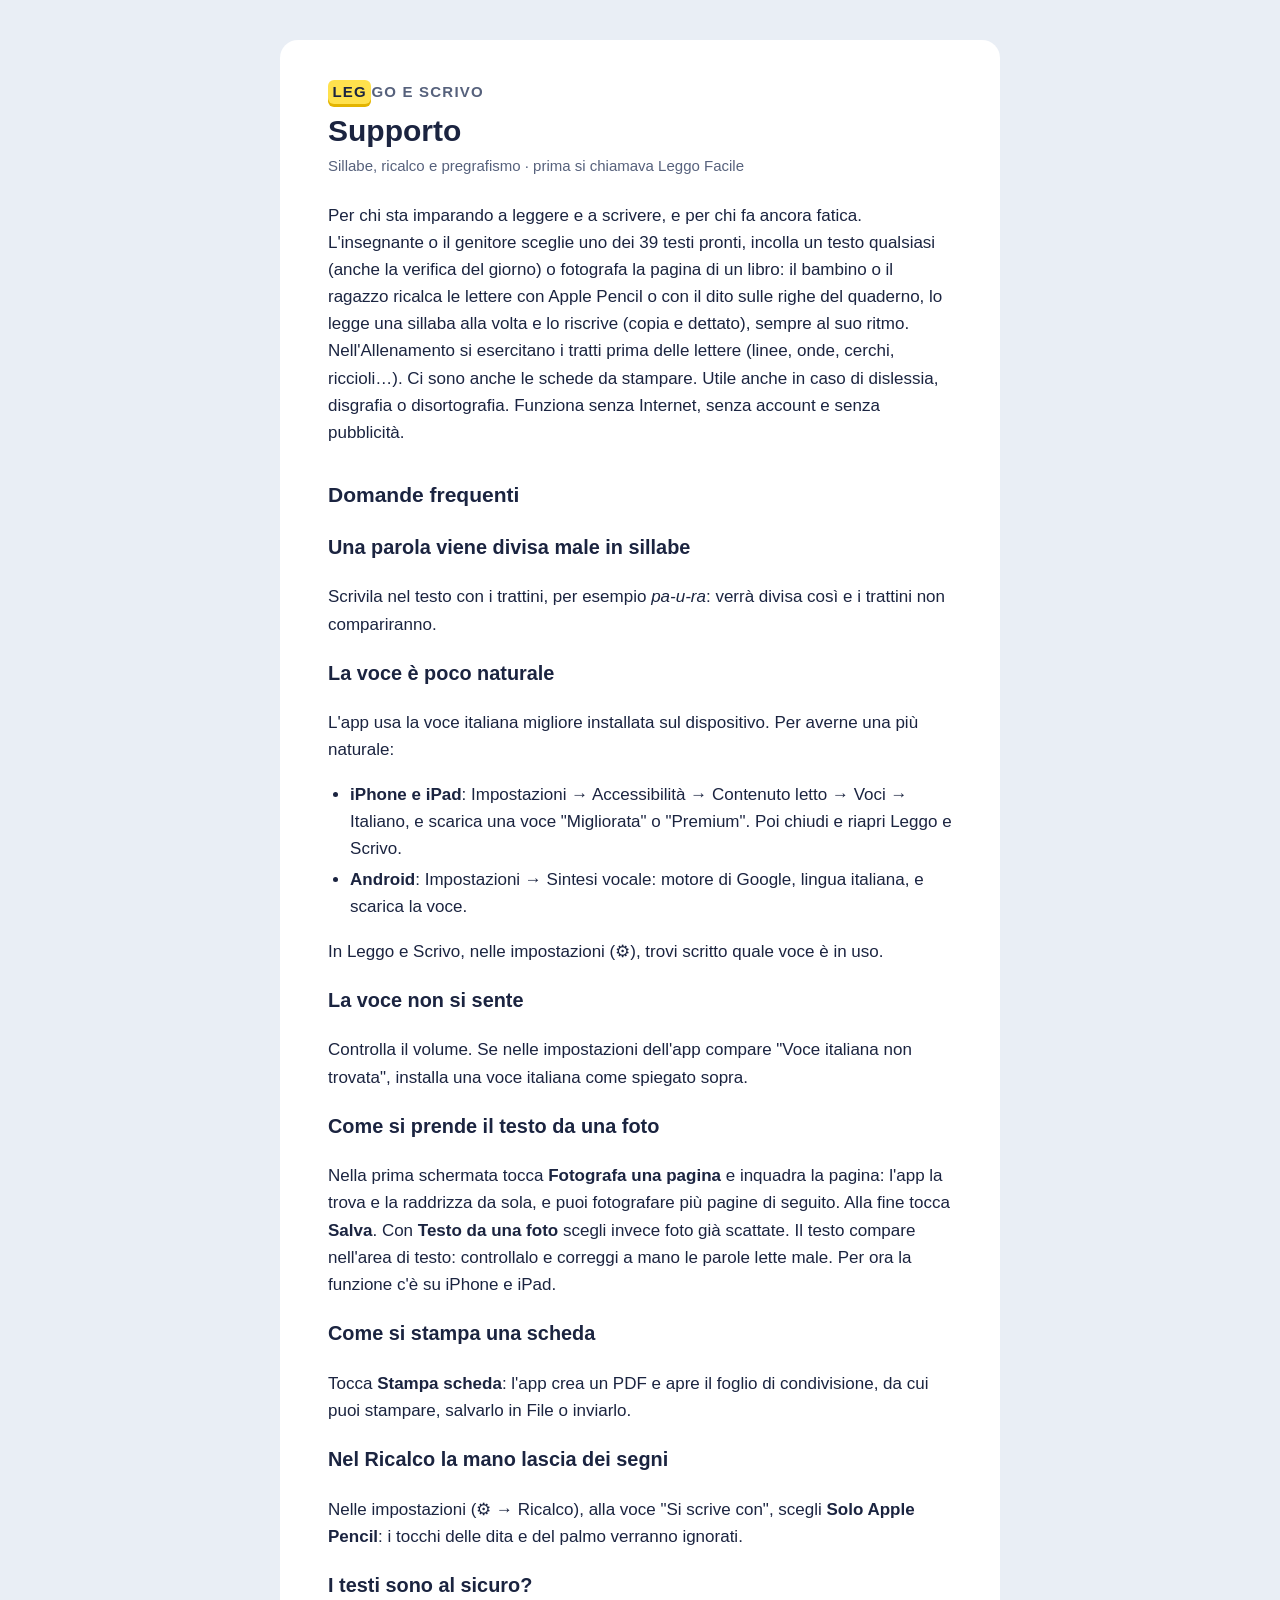
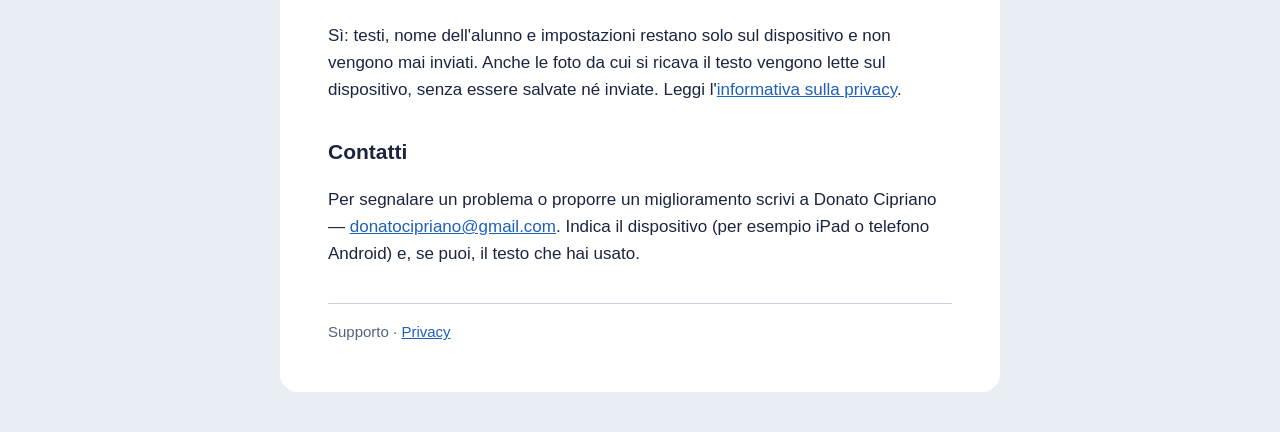
<file: index.html>
<!doctype html>
<html lang="it">
<head>
<meta charset="utf-8">
<meta name="viewport" content="width=device-width, initial-scale=1">
<meta name="color-scheme" content="light dark">
<title>Leggo e Scrivo — Supporto</title>
<meta name="description" content="Leggo e Scrivo: incolli un testo e l'alunno lo legge sillaba per sillaba. Aiuto e contatti.">
<link rel="stylesheet" href="style.css">
</head>
<body>
<main>
  <p class="brand"><b>LEG</b>GO E SCRIVO</p>
  <h1>Supporto</h1>
  <p class="updated">Sillabe, ricalco e pregrafismo · prima si chiamava Leggo Facile</p>

  <p>Per chi sta imparando a leggere e a scrivere, e per chi fa ancora fatica. L'insegnante o il genitore sceglie uno dei 39 testi pronti,
  incolla un testo qualsiasi (anche la verifica del giorno) o fotografa la pagina di un libro: il bambino o il ragazzo ricalca le lettere con Apple Pencil o con il dito sulle righe del quaderno,
  lo legge una sillaba alla volta e lo riscrive (copia e dettato), sempre al suo ritmo. Nell'Allenamento si esercitano i tratti prima delle lettere (linee, onde, cerchi, riccioli…). Ci sono anche le schede da stampare.
  Utile anche in caso di dislessia, disgrafia o disortografia. Funziona senza Internet, senza account e senza pubblicità.</p>

  <h2>Domande frequenti</h2>

  <h3>Una parola viene divisa male in sillabe</h3>
  <p>Scrivila nel testo con i trattini, per esempio <em>pa-u-ra</em>: verrà divisa così e i trattini non compariranno.</p>

  <h3>La voce è poco naturale</h3>
  <p>L'app usa la voce italiana migliore installata sul dispositivo. Per averne una più naturale:</p>
  <ul>
    <li><strong>iPhone e iPad</strong>: Impostazioni → Accessibilità → Contenuto letto → Voci → Italiano,
    e scarica una voce "Migliorata" o "Premium". Poi chiudi e riapri Leggo e Scrivo.</li>
    <li><strong>Android</strong>: Impostazioni → Sintesi vocale: motore di Google, lingua italiana, e scarica la voce.</li>
  </ul>
  <p>In Leggo e Scrivo, nelle impostazioni (⚙), trovi scritto quale voce è in uso.</p>

  <h3>La voce non si sente</h3>
  <p>Controlla il volume. Se nelle impostazioni dell'app compare "Voce italiana non trovata", installa una voce italiana come spiegato sopra.</p>

  <h3>Come si prende il testo da una foto</h3>
  <p>Nella prima schermata tocca <strong>Fotografa una pagina</strong> e inquadra la pagina: l'app la trova e la raddrizza da sola,
  e puoi fotografare più pagine di seguito. Alla fine tocca <strong>Salva</strong>. Con <strong>Testo da una foto</strong> scegli
  invece foto già scattate. Il testo compare nell'area di testo: controllalo e correggi a mano le parole lette male.
  Per ora la funzione c'è su iPhone e iPad.</p>

  <h3>Come si stampa una scheda</h3>
  <p>Tocca <strong>Stampa scheda</strong>: l'app crea un PDF e apre il foglio di condivisione, da cui puoi stampare,
  salvarlo in File o inviarlo.</p>

  <h3>Nel Ricalco la mano lascia dei segni</h3>
  <p>Nelle impostazioni (⚙ → Ricalco), alla voce "Si scrive con", scegli <strong>Solo Apple Pencil</strong>:
  i tocchi delle dita e del palmo verranno ignorati.</p>

  <h3>I testi sono al sicuro?</h3>
  <p>Sì: testi, nome dell'alunno e impostazioni restano solo sul dispositivo e non vengono mai inviati.
  Anche le foto da cui si ricava il testo vengono lette sul dispositivo, senza essere salvate né inviate.
  Leggi l'<a href="privacy.html">informativa sulla privacy</a>.</p>

  <h2>Contatti</h2>
  <p>Per segnalare un problema o proporre un miglioramento scrivi a Donato Cipriano —
  <a href="mailto:donatocipriano@gmail.com">donatocipriano@gmail.com</a>.
  Indica il dispositivo (per esempio iPad o telefono Android) e, se puoi, il testo che hai usato.</p>

  <nav>Supporto · <a href="privacy.html">Privacy</a></nav>
</main>
</body>
</html>
</file>
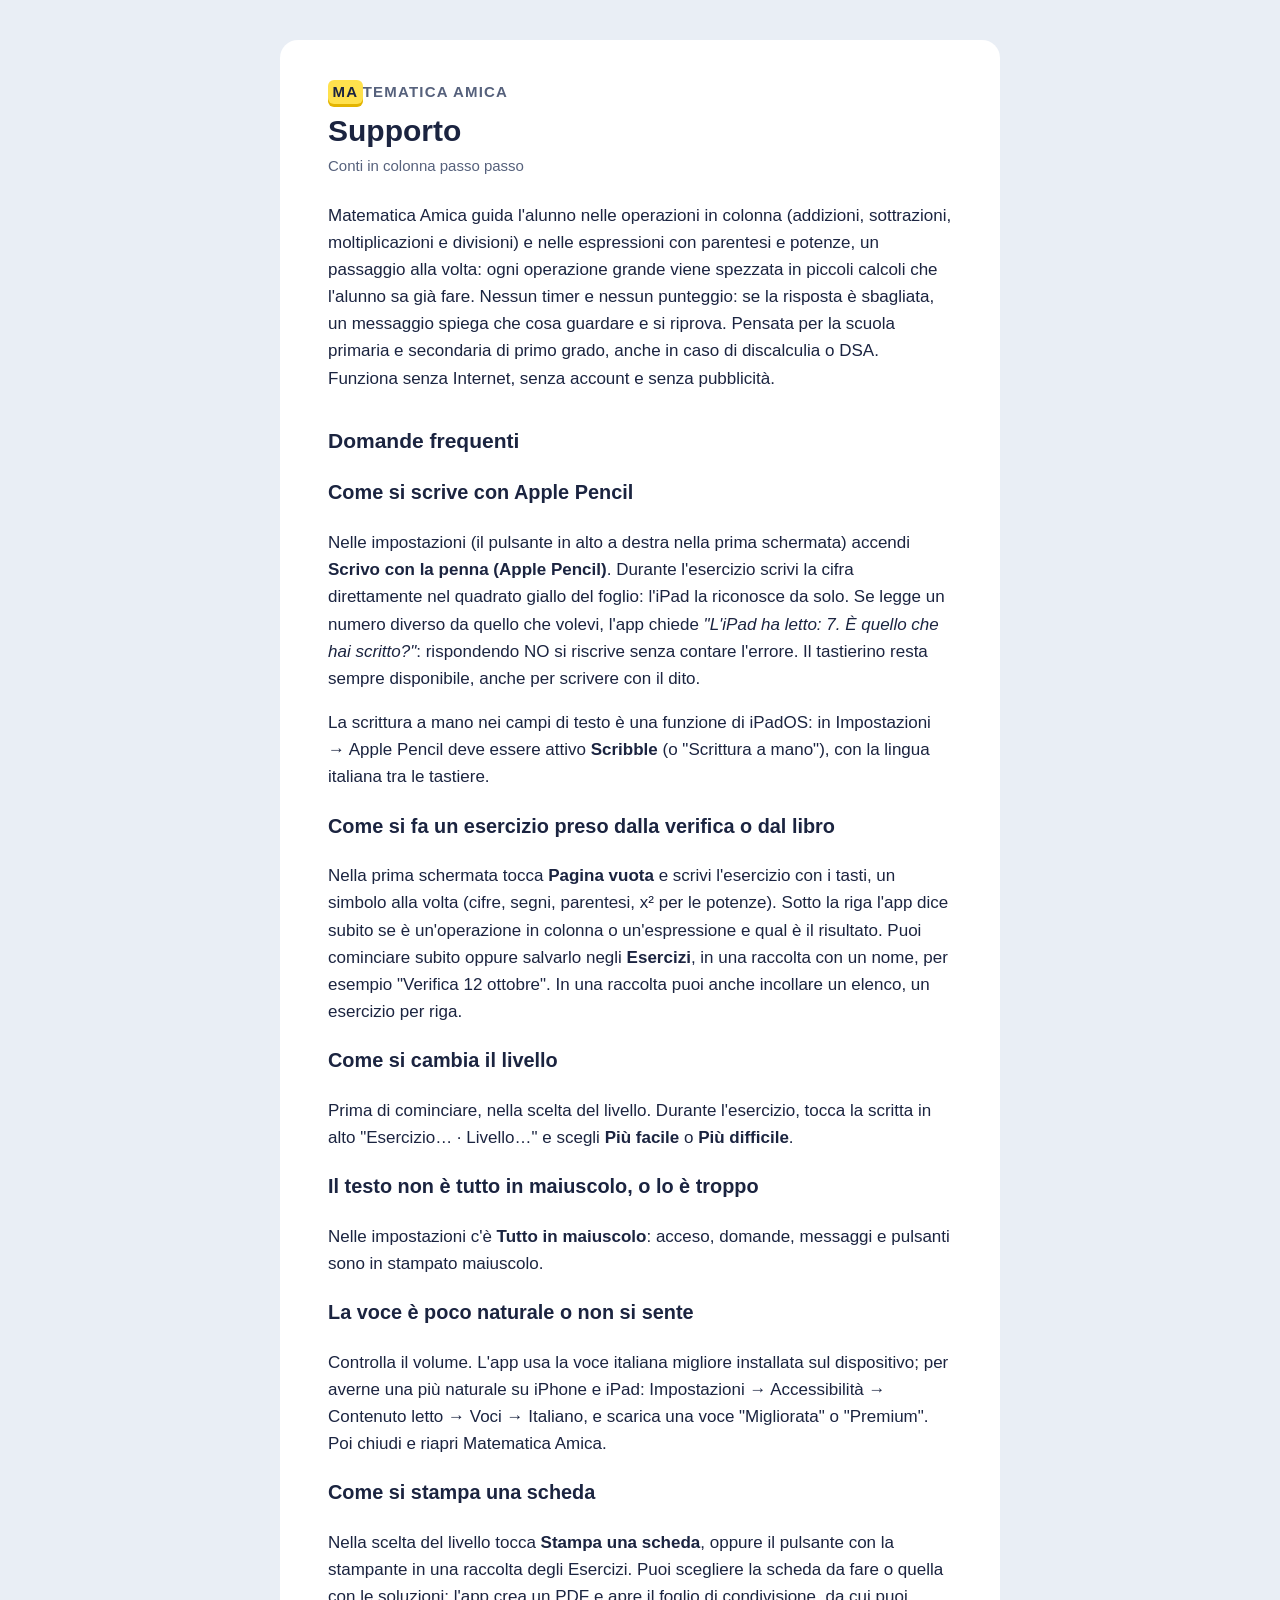
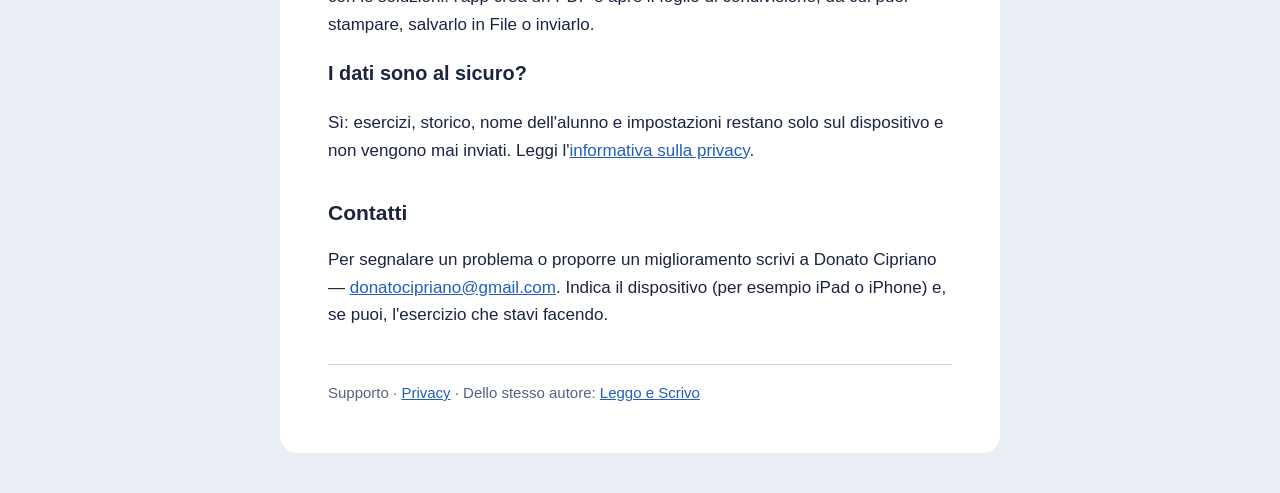
<file: matematica-amica/index.html>
<!doctype html>
<html lang="it">
<head>
<meta charset="utf-8">
<meta name="viewport" content="width=device-width, initial-scale=1">
<meta name="color-scheme" content="light dark">
<title>Matematica Amica — Supporto</title>
<meta name="description" content="Matematica Amica: operazioni in colonna ed espressioni, un passaggio alla volta. Aiuto e contatti.">
<link rel="stylesheet" href="../style.css">
</head>
<body>
<main>
  <p class="brand"><b>MA</b>TEMATICA AMICA</p>
  <h1>Supporto</h1>
  <p class="updated">Conti in colonna passo passo</p>

  <p>Matematica Amica guida l'alunno nelle operazioni in colonna (addizioni, sottrazioni, moltiplicazioni e divisioni)
  e nelle espressioni con parentesi e potenze, un passaggio alla volta: ogni operazione grande viene spezzata in piccoli calcoli
  che l'alunno sa già fare. Nessun timer e nessun punteggio: se la risposta è sbagliata, un messaggio spiega che cosa guardare
  e si riprova. Pensata per la scuola primaria e secondaria di primo grado, anche in caso di discalculia o DSA.
  Funziona senza Internet, senza account e senza pubblicità.</p>

  <h2>Domande frequenti</h2>

  <h3>Come si scrive con Apple Pencil</h3>
  <p>Nelle impostazioni (il pulsante in alto a destra nella prima schermata) accendi <strong>Scrivo con la penna (Apple Pencil)</strong>.
  Durante l'esercizio scrivi la cifra direttamente nel quadrato giallo del foglio: l'iPad la riconosce da solo.
  Se legge un numero diverso da quello che volevi, l'app chiede <em>"L'iPad ha letto: 7. È quello che hai scritto?"</em>:
  rispondendo NO si riscrive senza contare l'errore. Il tastierino resta sempre disponibile, anche per scrivere con il dito.</p>
  <p>La scrittura a mano nei campi di testo è una funzione di iPadOS: in Impostazioni → Apple Pencil deve essere attivo <strong>Scribble</strong>
  (o "Scrittura a mano"), con la lingua italiana tra le tastiere.</p>

  <h3>Come si fa un esercizio preso dalla verifica o dal libro</h3>
  <p>Nella prima schermata tocca <strong>Pagina vuota</strong> e scrivi l'esercizio con i tasti, un simbolo alla volta
  (cifre, segni, parentesi, x² per le potenze). Sotto la riga l'app dice subito se è un'operazione in colonna o un'espressione
  e qual è il risultato. Puoi cominciare subito oppure salvarlo negli <strong>Esercizi</strong>, in una raccolta con un nome,
  per esempio "Verifica 12 ottobre". In una raccolta puoi anche incollare un elenco, un esercizio per riga.</p>

  <h3>Come si cambia il livello</h3>
  <p>Prima di cominciare, nella scelta del livello. Durante l'esercizio, tocca la scritta in alto "Esercizio… · Livello…"
  e scegli <strong>Più facile</strong> o <strong>Più difficile</strong>.</p>

  <h3>Il testo non è tutto in maiuscolo, o lo è troppo</h3>
  <p>Nelle impostazioni c'è <strong>Tutto in maiuscolo</strong>: acceso, domande, messaggi e pulsanti sono in stampato maiuscolo.</p>

  <h3>La voce è poco naturale o non si sente</h3>
  <p>Controlla il volume. L'app usa la voce italiana migliore installata sul dispositivo; per averne una più naturale su iPhone e iPad:
  Impostazioni → Accessibilità → Contenuto letto → Voci → Italiano, e scarica una voce "Migliorata" o "Premium".
  Poi chiudi e riapri Matematica Amica.</p>

  <h3>Come si stampa una scheda</h3>
  <p>Nella scelta del livello tocca <strong>Stampa una scheda</strong>, oppure il pulsante con la stampante in una raccolta degli Esercizi.
  Puoi scegliere la scheda da fare o quella con le soluzioni: l'app crea un PDF e apre il foglio di condivisione,
  da cui puoi stampare, salvarlo in File o inviarlo.</p>

  <h3>I dati sono al sicuro?</h3>
  <p>Sì: esercizi, storico, nome dell'alunno e impostazioni restano solo sul dispositivo e non vengono mai inviati.
  Leggi l'<a href="privacy.html">informativa sulla privacy</a>.</p>

  <h2>Contatti</h2>
  <p>Per segnalare un problema o proporre un miglioramento scrivi a Donato Cipriano —
  <a href="mailto:donatocipriano@gmail.com">donatocipriano@gmail.com</a>.
  Indica il dispositivo (per esempio iPad o iPhone) e, se puoi, l'esercizio che stavi facendo.</p>

  <nav>Supporto · <a href="privacy.html">Privacy</a> · Dello stesso autore: <a href="../">Leggo e Scrivo</a></nav>
</main>
</body>
</html>
</file>
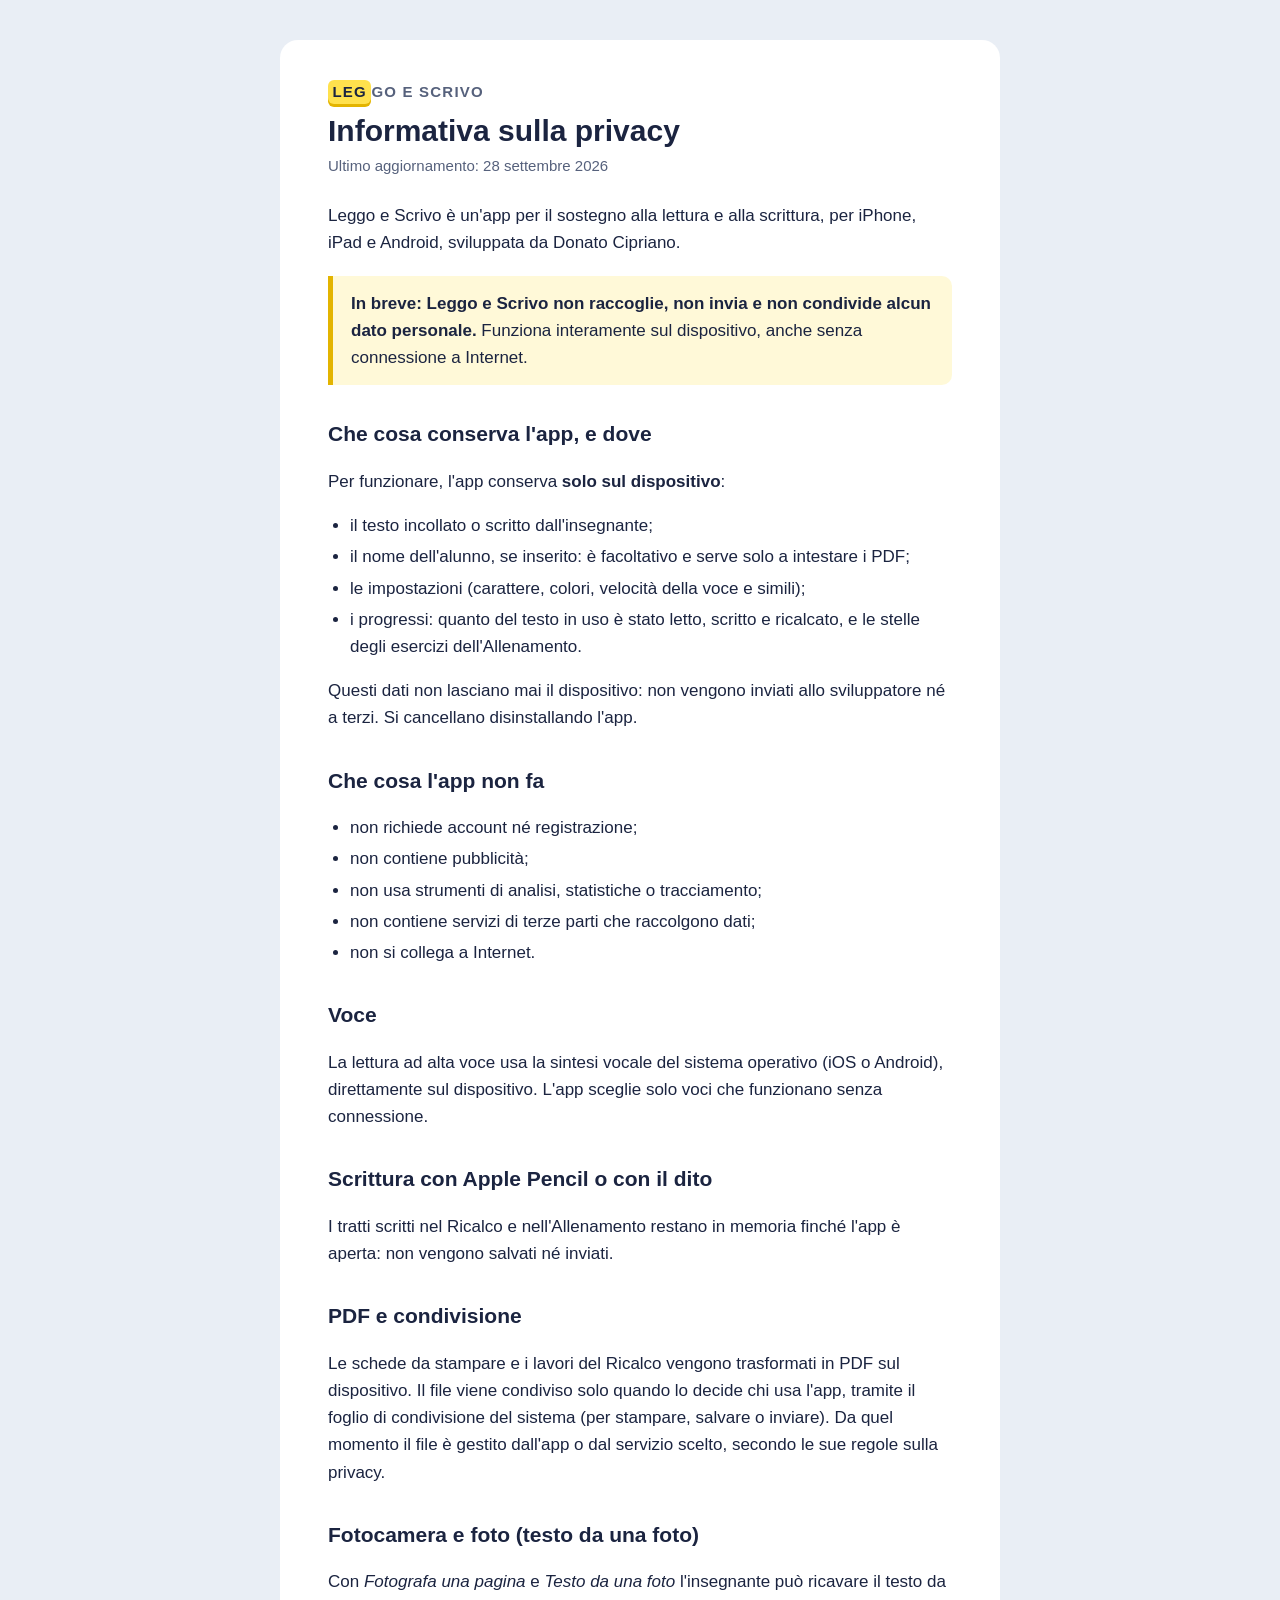
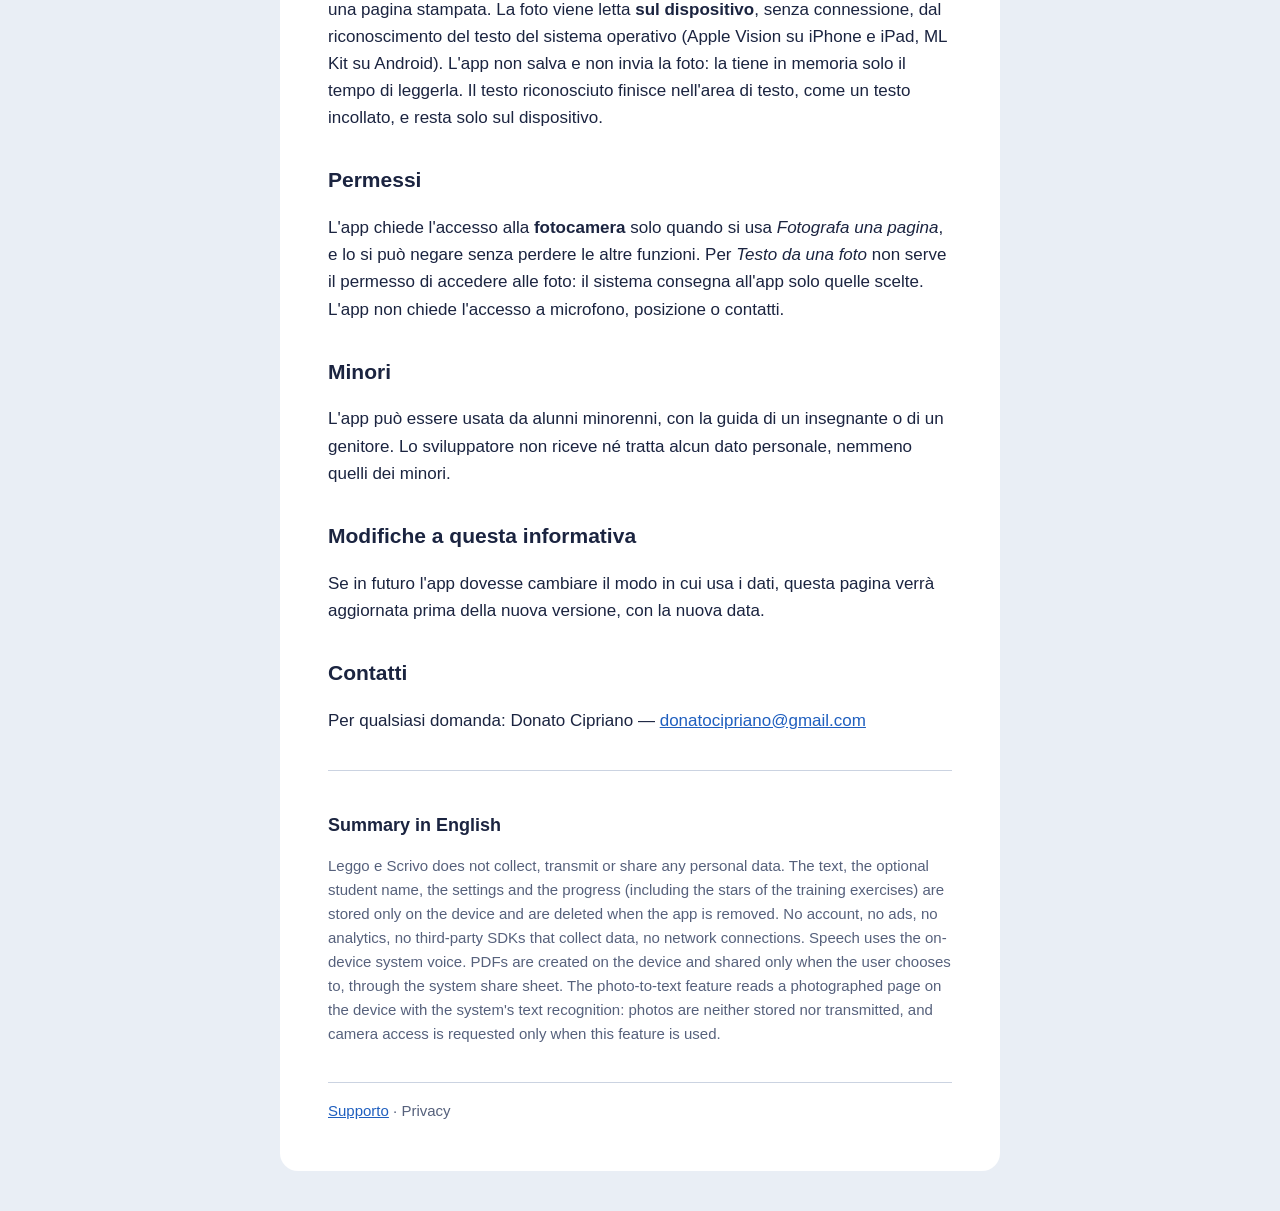
<file: privacy.html>
<!doctype html>
<html lang="it">
<head>
<meta charset="utf-8">
<meta name="viewport" content="width=device-width, initial-scale=1">
<meta name="color-scheme" content="light dark">
<title>Leggo e Scrivo — Privacy</title>
<meta name="description" content="Informativa sulla privacy dell'app Leggo e Scrivo: nessun dato raccolto, tutto resta sul dispositivo.">
<link rel="stylesheet" href="style.css">
</head>
<body>
<main>
  <p class="brand"><b>LEG</b>GO E SCRIVO</p>
  <h1>Informativa sulla privacy</h1>
  <p class="updated">Ultimo aggiornamento: 28 settembre 2026</p>

  <p>Leggo e Scrivo è un'app per il sostegno alla lettura e alla scrittura, per iPhone, iPad e Android, sviluppata da Donato Cipriano.</p>

  <p class="summary"><strong>In breve: Leggo e Scrivo non raccoglie, non invia e non condivide alcun dato personale.</strong>
  Funziona interamente sul dispositivo, anche senza connessione a Internet.</p>

  <h2>Che cosa conserva l'app, e dove</h2>
  <p>Per funzionare, l'app conserva <strong>solo sul dispositivo</strong>:</p>
  <ul>
    <li>il testo incollato o scritto dall'insegnante;</li>
    <li>il nome dell'alunno, se inserito: è facoltativo e serve solo a intestare i PDF;</li>
    <li>le impostazioni (carattere, colori, velocità della voce e simili);</li>
    <li>i progressi: quanto del testo in uso è stato letto, scritto e ricalcato, e le stelle degli esercizi dell'Allenamento.</li>
  </ul>
  <p>Questi dati non lasciano mai il dispositivo: non vengono inviati allo sviluppatore né a terzi.
  Si cancellano disinstallando l'app.</p>

  <h2>Che cosa l'app non fa</h2>
  <ul>
    <li>non richiede account né registrazione;</li>
    <li>non contiene pubblicità;</li>
    <li>non usa strumenti di analisi, statistiche o tracciamento;</li>
    <li>non contiene servizi di terze parti che raccolgono dati;</li>
    <li>non si collega a Internet.</li>
  </ul>

  <h2>Voce</h2>
  <p>La lettura ad alta voce usa la sintesi vocale del sistema operativo (iOS o Android), direttamente sul dispositivo.
  L'app sceglie solo voci che funzionano senza connessione.</p>

  <h2>Scrittura con Apple Pencil o con il dito</h2>
  <p>I tratti scritti nel Ricalco e nell'Allenamento restano in memoria finché l'app è aperta: non vengono salvati né inviati.</p>

  <h2>PDF e condivisione</h2>
  <p>Le schede da stampare e i lavori del Ricalco vengono trasformati in PDF sul dispositivo.
  Il file viene condiviso solo quando lo decide chi usa l'app, tramite il foglio di condivisione del sistema
  (per stampare, salvare o inviare). Da quel momento il file è gestito dall'app o dal servizio scelto, secondo le sue regole sulla privacy.</p>

  <h2>Fotocamera e foto (testo da una foto)</h2>
  <p>Con <em>Fotografa una pagina</em> e <em>Testo da una foto</em> l'insegnante può ricavare il testo da una pagina stampata.
  La foto viene letta <strong>sul dispositivo</strong>, senza connessione, dal riconoscimento del testo del sistema operativo
  (Apple Vision su iPhone e iPad, ML Kit su Android). L'app non salva e non invia la foto: la tiene in memoria solo il tempo
  di leggerla. Il testo riconosciuto finisce nell'area di testo, come un testo incollato, e resta solo sul dispositivo.</p>

  <h2>Permessi</h2>
  <p>L'app chiede l'accesso alla <strong>fotocamera</strong> solo quando si usa <em>Fotografa una pagina</em>, e lo si può negare
  senza perdere le altre funzioni. Per <em>Testo da una foto</em> non serve il permesso di accedere alle foto: il sistema
  consegna all'app solo quelle scelte. L'app non chiede l'accesso a microfono, posizione o contatti.</p>

  <h2>Minori</h2>
  <p>L'app può essere usata da alunni minorenni, con la guida di un insegnante o di un genitore.
  Lo sviluppatore non riceve né tratta alcun dato personale, nemmeno quelli dei minori.</p>

  <h2>Modifiche a questa informativa</h2>
  <p>Se in futuro l'app dovesse cambiare il modo in cui usa i dati, questa pagina verrà aggiornata prima della nuova versione,
  con la nuova data.</p>

  <h2>Contatti</h2>
  <p>Per qualsiasi domanda: Donato Cipriano — <a href="mailto:donatocipriano@gmail.com">donatocipriano@gmail.com</a></p>

  <section class="en" lang="en">
    <h2>Summary in English</h2>
    <p>Leggo e Scrivo does not collect, transmit or share any personal data. The text, the optional student name, the settings and the progress (including the stars of the training exercises)
    are stored only on the device and are deleted when the app is removed. No account, no ads, no analytics, no third-party SDKs
    that collect data, no network connections. Speech uses the on-device system voice. PDFs are created on the device and shared
    only when the user chooses to, through the system share sheet. The photo-to-text feature reads a photographed page on the
    device with the system's text recognition: photos are neither stored nor transmitted, and camera access is requested only
    when this feature is used.</p>
  </section>

  <nav><a href="./">Supporto</a> · Privacy</nav>
</main>
</body>
</html>
</file>
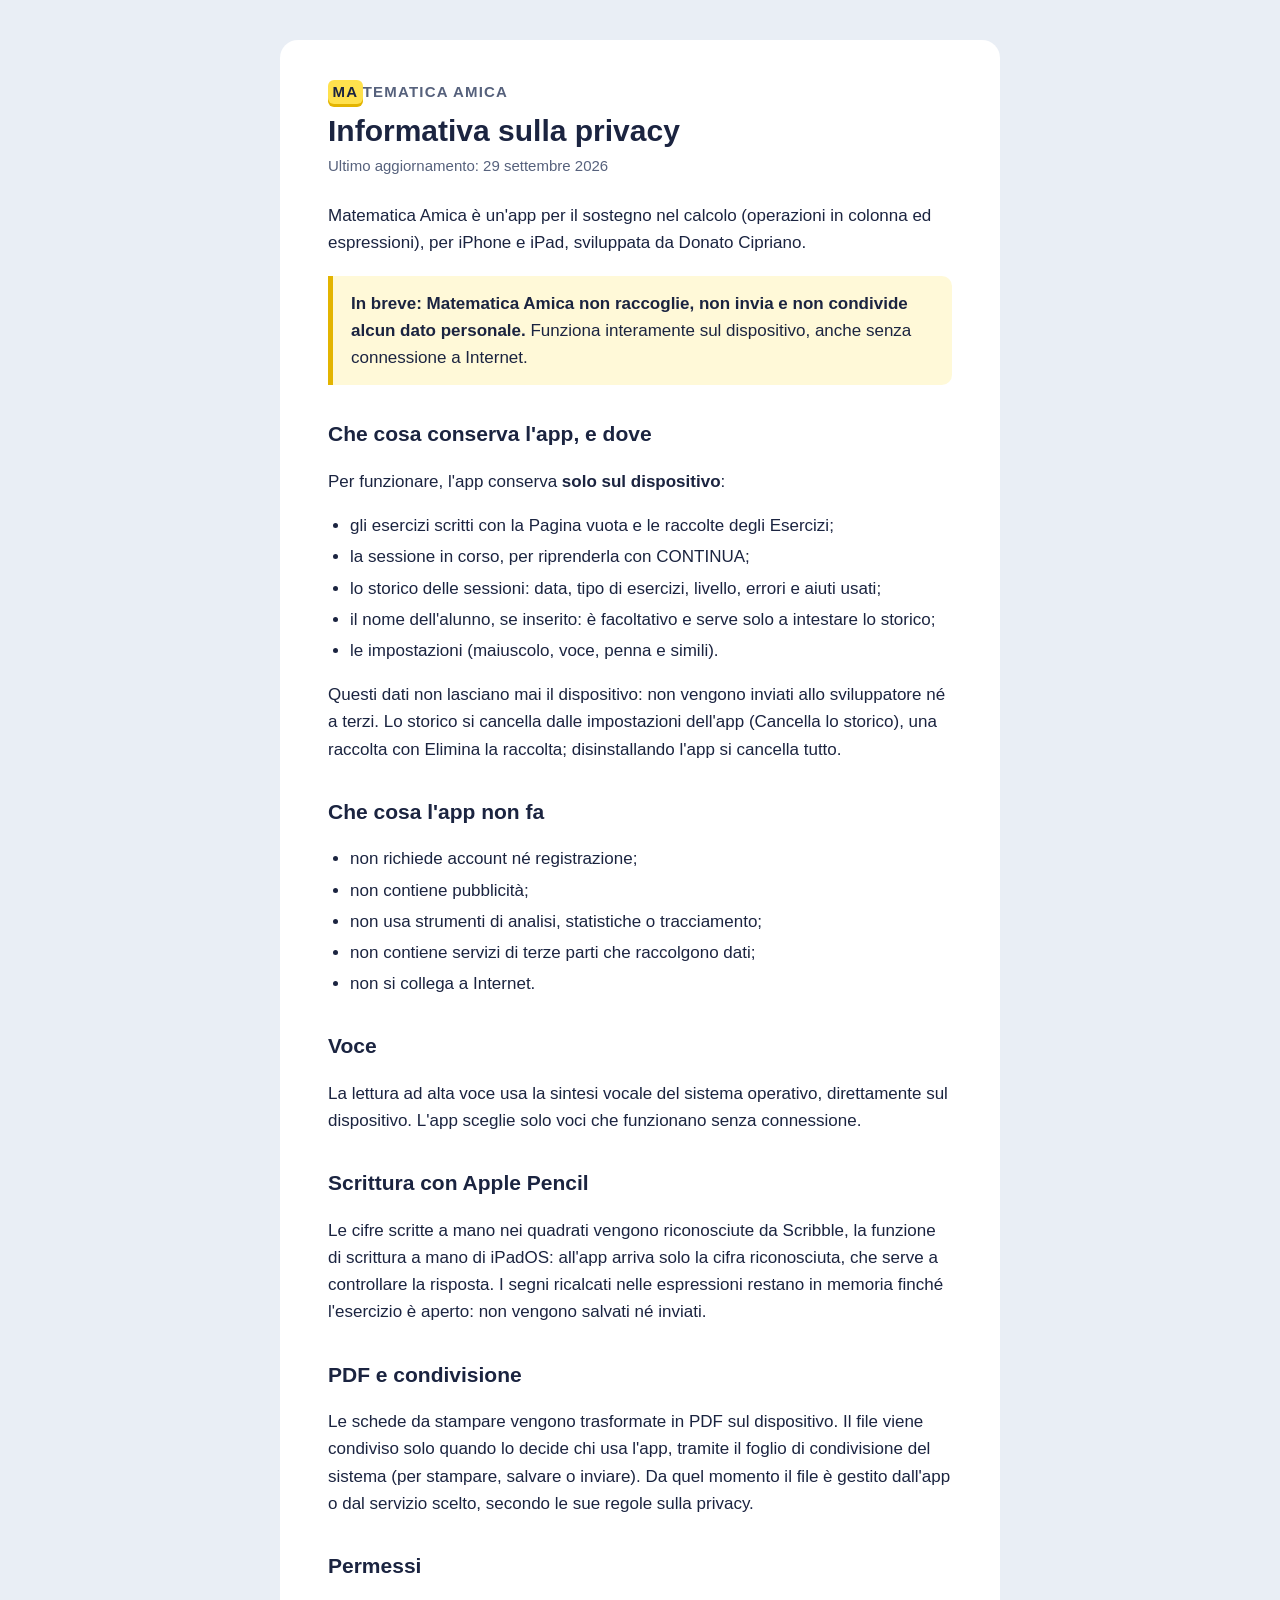
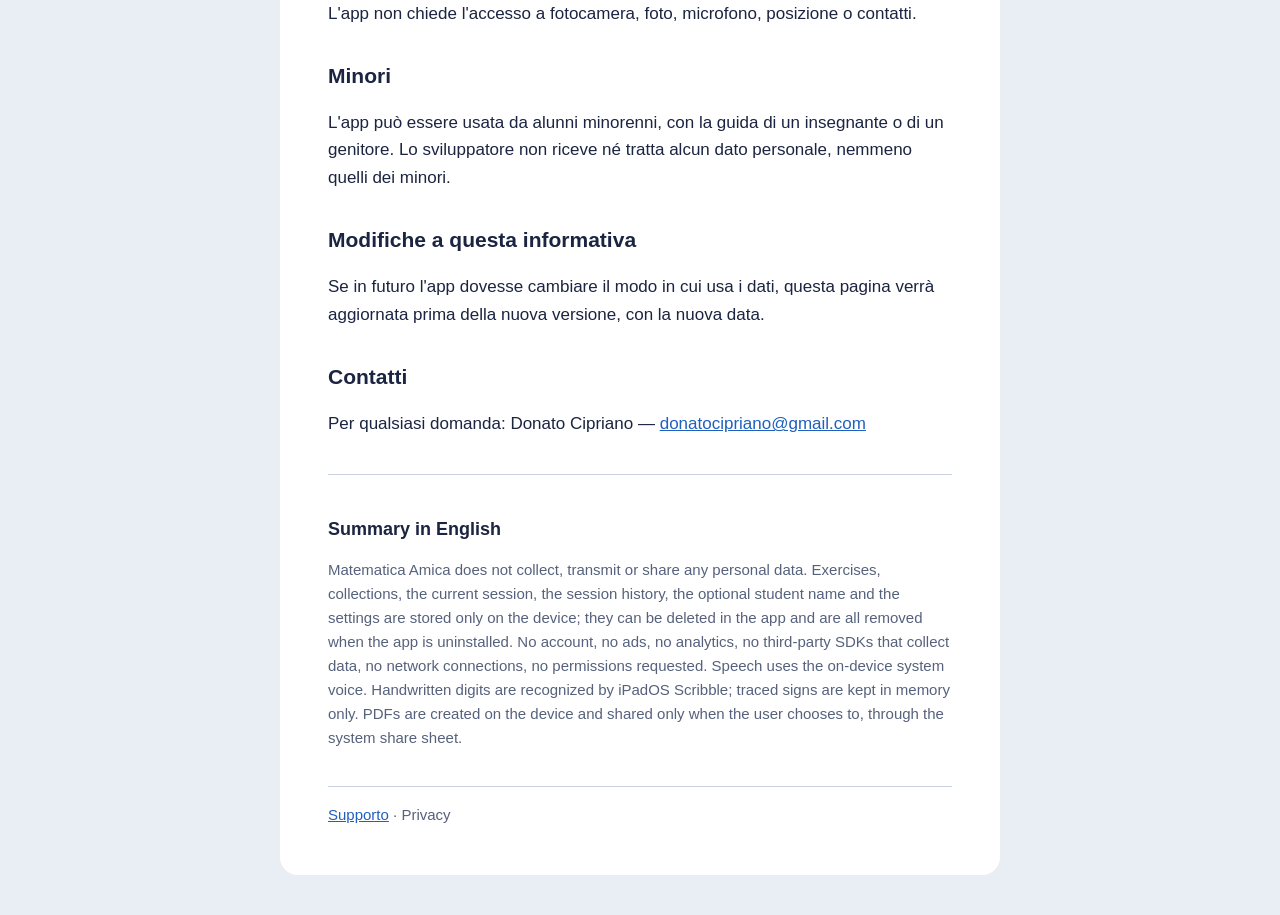
<file: matematica-amica/privacy.html>
<!doctype html>
<html lang="it">
<head>
<meta charset="utf-8">
<meta name="viewport" content="width=device-width, initial-scale=1">
<meta name="color-scheme" content="light dark">
<title>Matematica Amica — Privacy</title>
<meta name="description" content="Informativa sulla privacy dell'app Matematica Amica: nessun dato raccolto, tutto resta sul dispositivo.">
<link rel="stylesheet" href="../style.css">
</head>
<body>
<main>
  <p class="brand"><b>MA</b>TEMATICA AMICA</p>
  <h1>Informativa sulla privacy</h1>
  <p class="updated">Ultimo aggiornamento: 29 settembre 2026</p>

  <p>Matematica Amica è un'app per il sostegno nel calcolo (operazioni in colonna ed espressioni), per iPhone e iPad, sviluppata da Donato Cipriano.</p>

  <p class="summary"><strong>In breve: Matematica Amica non raccoglie, non invia e non condivide alcun dato personale.</strong>
  Funziona interamente sul dispositivo, anche senza connessione a Internet.</p>

  <h2>Che cosa conserva l'app, e dove</h2>
  <p>Per funzionare, l'app conserva <strong>solo sul dispositivo</strong>:</p>
  <ul>
    <li>gli esercizi scritti con la Pagina vuota e le raccolte degli Esercizi;</li>
    <li>la sessione in corso, per riprenderla con CONTINUA;</li>
    <li>lo storico delle sessioni: data, tipo di esercizi, livello, errori e aiuti usati;</li>
    <li>il nome dell'alunno, se inserito: è facoltativo e serve solo a intestare lo storico;</li>
    <li>le impostazioni (maiuscolo, voce, penna e simili).</li>
  </ul>
  <p>Questi dati non lasciano mai il dispositivo: non vengono inviati allo sviluppatore né a terzi.
  Lo storico si cancella dalle impostazioni dell'app (Cancella lo storico), una raccolta con Elimina la raccolta;
  disinstallando l'app si cancella tutto.</p>

  <h2>Che cosa l'app non fa</h2>
  <ul>
    <li>non richiede account né registrazione;</li>
    <li>non contiene pubblicità;</li>
    <li>non usa strumenti di analisi, statistiche o tracciamento;</li>
    <li>non contiene servizi di terze parti che raccolgono dati;</li>
    <li>non si collega a Internet.</li>
  </ul>

  <h2>Voce</h2>
  <p>La lettura ad alta voce usa la sintesi vocale del sistema operativo, direttamente sul dispositivo.
  L'app sceglie solo voci che funzionano senza connessione.</p>

  <h2>Scrittura con Apple Pencil</h2>
  <p>Le cifre scritte a mano nei quadrati vengono riconosciute da Scribble, la funzione di scrittura a mano di iPadOS:
  all'app arriva solo la cifra riconosciuta, che serve a controllare la risposta. I segni ricalcati nelle espressioni
  restano in memoria finché l'esercizio è aperto: non vengono salvati né inviati.</p>

  <h2>PDF e condivisione</h2>
  <p>Le schede da stampare vengono trasformate in PDF sul dispositivo.
  Il file viene condiviso solo quando lo decide chi usa l'app, tramite il foglio di condivisione del sistema
  (per stampare, salvare o inviare). Da quel momento il file è gestito dall'app o dal servizio scelto, secondo le sue regole sulla privacy.</p>

  <h2>Permessi</h2>
  <p>L'app non chiede l'accesso a fotocamera, foto, microfono, posizione o contatti.</p>

  <h2>Minori</h2>
  <p>L'app può essere usata da alunni minorenni, con la guida di un insegnante o di un genitore.
  Lo sviluppatore non riceve né tratta alcun dato personale, nemmeno quelli dei minori.</p>

  <h2>Modifiche a questa informativa</h2>
  <p>Se in futuro l'app dovesse cambiare il modo in cui usa i dati, questa pagina verrà aggiornata prima della nuova versione,
  con la nuova data.</p>

  <h2>Contatti</h2>
  <p>Per qualsiasi domanda: Donato Cipriano — <a href="mailto:donatocipriano@gmail.com">donatocipriano@gmail.com</a></p>

  <section class="en" lang="en">
    <h2>Summary in English</h2>
    <p>Matematica Amica does not collect, transmit or share any personal data. Exercises, collections, the current session,
    the session history, the optional student name and the settings are stored only on the device; they can be deleted in the
    app and are all removed when the app is uninstalled. No account, no ads, no analytics, no third-party SDKs that collect data,
    no network connections, no permissions requested. Speech uses the on-device system voice. Handwritten digits are recognized
    by iPadOS Scribble; traced signs are kept in memory only. PDFs are created on the device and shared only when the user
    chooses to, through the system share sheet.</p>
  </section>

  <nav><a href="./">Supporto</a> · Privacy</nav>
</main>
</body>
</html>
</file>
<file: style.css>
/* Stesse tinte dell'app (CLAUDE.md §6), tema chiaro e scuro. Nessuna risorsa esterna. */
:root {
  --bg: #E9EEF5; --sheet: #FFFFFF; --ink: #1B2440; --muted: #56617C; --line: #CBD3E1;
  --mark: #FFE14D; --mark-edge: #E3B400; --link: #1F5FBF;
  color-scheme: light;
}
@media (prefers-color-scheme: dark) {
  :root:not([data-theme="light"]) {
    --bg: #121726; --sheet: #1B2236; --ink: #F1F3F8; --muted: #A7B0C6; --line: #303A55; --link: #86B4FF;
    color-scheme: dark;
  }
}
:root[data-theme="dark"] {
  --bg: #121726; --sheet: #1B2236; --ink: #F1F3F8; --muted: #A7B0C6; --line: #303A55; --link: #86B4FF;
  color-scheme: dark;
}

*, *::before, *::after { box-sizing: border-box; }
html { -webkit-text-size-adjust: 100%; }
body {
  margin: 0; background: var(--bg); color: var(--ink);
  font: 17px/1.6 -apple-system, BlinkMacSystemFont, "Segoe UI", Roboto, Verdana, sans-serif;
}
main {
  max-width: 720px; margin: 24px auto; padding: 28px 16px 36px;
  background: var(--sheet); border-radius: 18px;
}
@media (min-width: 760px) { main { padding: 40px 48px 48px; margin: 40px auto; } }

.brand { margin: 0 0 4px; font-size: 15px; font-weight: 700; letter-spacing: .08em; color: var(--muted); }
.brand b {
  display: inline-block; padding: 0 .3em; border-radius: 6px; color: #1B2440;
  background: var(--mark); box-shadow: 0 3px 0 var(--mark-edge);
}
h1 { margin: 8px 0 4px; font-size: 30px; line-height: 1.25; }
h2 { margin: 32px 0 8px; font-size: 21px; }
.updated { margin: 0 0 24px; color: var(--muted); font-size: 15px; }
.summary {
  margin: 20px 0; padding: 14px 18px; border-left: 5px solid var(--mark-edge);
  background: color-mix(in srgb, var(--mark) 22%, transparent); border-radius: 0 10px 10px 0;
}
ul { padding-left: 1.3em; }
li { margin: 4px 0; }
a { color: var(--link); }
nav { margin-top: 36px; padding-top: 16px; border-top: 1px solid var(--line); font-size: 15px; color: var(--muted); }
.en { margin-top: 36px; padding-top: 8px; border-top: 1px solid var(--line); color: var(--muted); font-size: 15px; }
.en h2 { color: var(--ink); font-size: 18px; }
</file>
